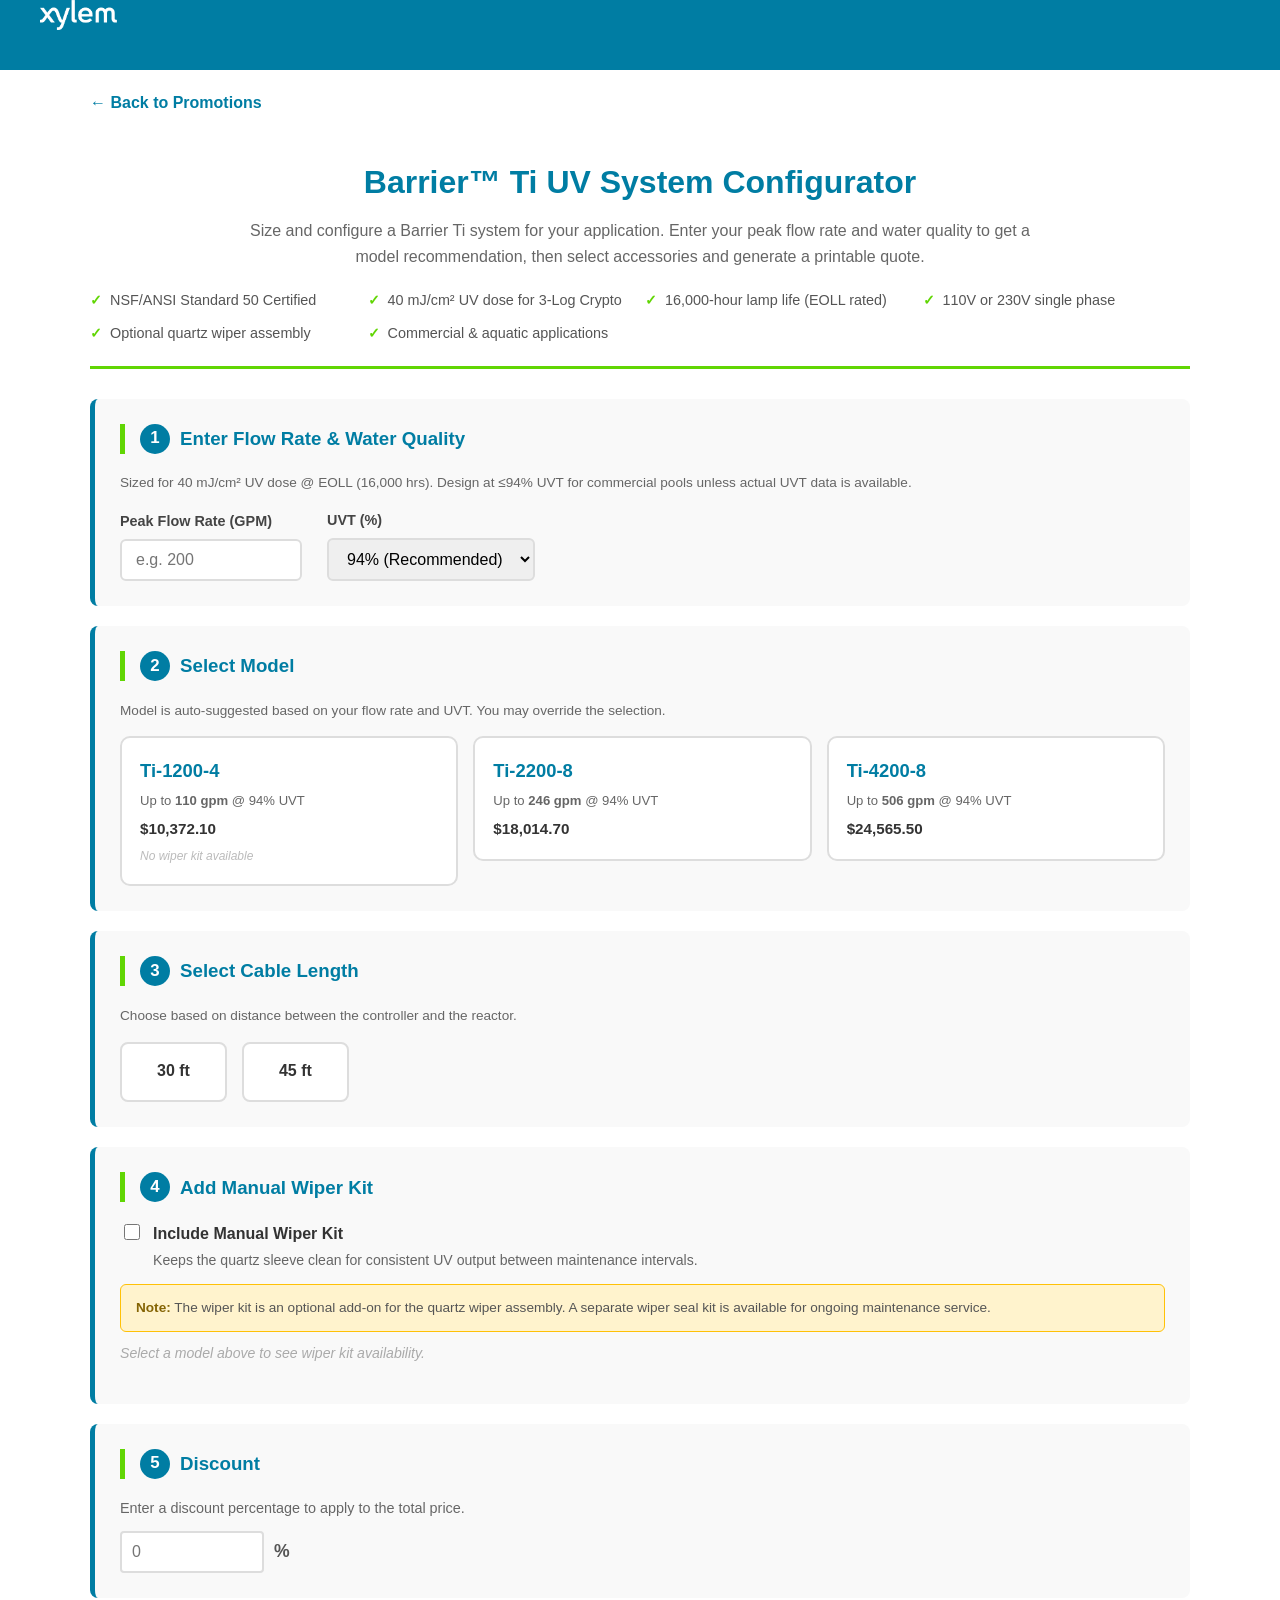
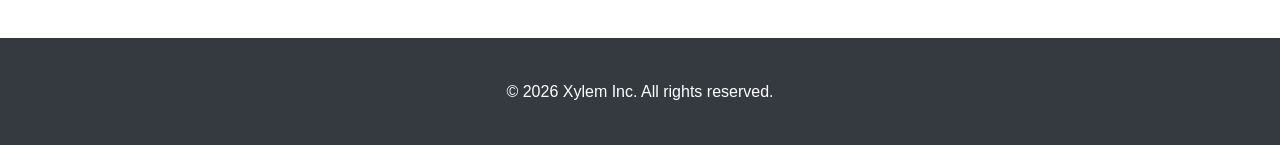
<file: barrier-ti.html>
<!DOCTYPE html>
<html lang="en">
<head>
    <meta charset="UTF-8">
    <meta name="viewport" content="width=device-width, initial-scale=1.0">
    <title>Barrier Ti Configurator | Neptune Benson</title>
    <link rel="stylesheet" href="style.css">
    <style>
        .config-container { max-width: 1100px; margin: 0 auto; padding: 20px; }
        .back-link { display: inline-block; margin-bottom: 20px; color: #007DA3; text-decoration: none; font-weight: 600; }
        .back-link:hover { text-decoration: underline; }
        .config-header { text-align: center; margin-bottom: 30px; border-bottom: 3px solid #61D604; padding-bottom: 20px; }
        .config-header h1 { color: #007DA3; margin-bottom: 10px; }
        .config-header p { color: #666; max-width: 800px; margin: 0 auto; }
        .benefits-list { display: grid; grid-template-columns: repeat(auto-fit, minmax(250px, 1fr)); gap: 10px; margin-top: 20px; }
        .benefit-item { display: flex; align-items: center; gap: 8px; font-size: 0.9em; color: #555; }
        .benefit-item::before { content: "✓"; color: #61D604; font-weight: 700; }
        .step-section { background: #f9f9f9; border-radius: 8px; padding: 25px; margin-bottom: 20px; border-left: 5px solid #007DA3; }
        .step-section h3 { margin-top: 0; color: #007DA3; display: flex; align-items: center; gap: 10px; }
        .step-number { background: #007DA3; color: white; width: 30px; height: 30px; border-radius: 50%; display: inline-flex; align-items: center; justify-content: center; font-size: 0.9em; flex-shrink: 0; }
        .help-text { font-size: 0.85em; color: #666; margin-top: 5px; margin-bottom: 0; }

        /* Flow inputs */
        .flow-inputs { display: flex; gap: 25px; margin-top: 15px; flex-wrap: wrap; align-items: flex-end; }
        .flow-field { display: flex; flex-direction: column; gap: 6px; }
        .flow-field label { font-weight: 600; color: #444; font-size: 0.9em; }
        .flow-field input[type="number"], .flow-field select { padding: 10px 14px; border: 2px solid #ddd; border-radius: 6px; font-size: 1em; min-width: 150px; }
        .flow-field input[type="number"]:focus, .flow-field select:focus { outline: none; border-color: #007DA3; }

        .recommendation-box { margin-top: 15px; padding: 12px 16px; border-radius: 6px; font-size: 0.9em; display: none; }
        .recommendation-box.show { display: block; }
        .recommendation-box.info { background: #e8f7fd; border: 1px solid #007DA3; color: #005a75; }
        .recommendation-box.warn { background: #fff3cd; border: 1px solid #ffc107; color: #856404; }

        /* Model grid */
        .model-grid { display: grid; grid-template-columns: repeat(auto-fit, minmax(230px, 1fr)); gap: 15px; margin-top: 15px; }
        .model-option { position: relative; }
        .model-option input { position: absolute; opacity: 0; }
        .model-option label { display: block; padding: 18px; background: white; border: 2px solid #ddd; border-radius: 10px; cursor: pointer; transition: all 0.2s; }
        .model-option label:hover { border-color: #007DA3; }
        .model-option input:checked + label { border-color: #61D604; background: #f0fff0; }
        .recommended-badge { display: none; background: #007DA3; color: white; font-size: 0.7em; font-weight: 700; padding: 2px 8px; border-radius: 10px; margin-bottom: 8px; text-transform: uppercase; letter-spacing: 0.5px; }
        .model-option.is-recommended .recommended-badge { display: inline-block; }
        .model-name { font-weight: 700; color: #007DA3; font-size: 1.15em; margin-bottom: 4px; }
        .model-flow { font-size: 0.82em; color: #666; margin-bottom: 6px; }
        .model-price { font-weight: 700; color: #333; font-size: 0.95em; }
        .model-no-wiper { font-size: 0.75em; color: #bbb; margin-top: 6px; font-style: italic; }

        /* Cable options */
        .cable-grid { display: flex; gap: 15px; margin-top: 15px; flex-wrap: wrap; }
        .cable-option { position: relative; }
        .cable-option input { position: absolute; opacity: 0; }
        .cable-option label { display: flex; flex-direction: column; align-items: center; padding: 14px 35px; background: white; border: 2px solid #ddd; border-radius: 8px; cursor: pointer; transition: all 0.2s; font-weight: 600; }
        .cable-option label:hover { border-color: #007DA3; }
        .cable-option input:checked + label { border-color: #61D604; background: #f0fff0; }
        .cable-price-hint { font-size: 0.78em; color: #888; font-weight: 400; margin-top: 3px; }

        /* Wiper */
        .wiper-row { margin-top: 15px; }
        .wiper-row label { display: flex; align-items: flex-start; gap: 10px; cursor: pointer; }
        .wiper-row input[type="checkbox"] { margin-top: 3px; width: 16px; height: 16px; flex-shrink: 0; }
        .wiper-na-note { color: #aaa; font-size: 0.88em; font-style: italic; margin-top: 10px; }
        .wiper-info-box { background: #fff3cd; border: 1px solid #ffc107; border-radius: 6px; padding: 12px 15px; margin-top: 12px; font-size: 0.85em; color: #555; }
        .wiper-info-box strong { color: #856404; }

        /* Discount */
        .discount-wrap { display: flex; align-items: center; gap: 10px; margin-top: 10px; }
        .discount-wrap input { width: 120px; padding: 10px; border: 2px solid #ddd; border-radius: 4px; font-size: 1em; }
        .discount-wrap span { font-size: 1.1em; color: #555; font-weight: 600; }

        /* Quote section */
        .quote-section { background: linear-gradient(135deg, #007DA3, #005a75); color: white; border-radius: 8px; padding: 30px; margin-top: 30px; }
        .quote-section h3 { margin-top: 0; color: white; }
        .quote-table { width: 100%; border-collapse: collapse; margin: 20px 0; }
        .quote-table th, .quote-table td { padding: 12px; text-align: left; border-bottom: 1px solid rgba(255,255,255,0.2); }
        .quote-table th { opacity: 0.8; font-weight: 600; }
        .price { text-align: right; font-weight: 700; }
        .quote-total { font-size: 1.5em; font-weight: 700; text-align: right; margin-top: 15px; padding-top: 15px; border-top: 2px solid rgba(255,255,255,0.3); }
        .quote-discount { color: #61D604; font-weight: 700; }
        .btn-quote { background: #61D604; color: #333; border: none; padding: 15px 40px; font-size: 1.1em; font-weight: 700; border-radius: 6px; cursor: pointer; margin-top: 20px; }
        .btn-quote:hover { background: #52b603; }
        .btn-publish { background: transparent; color: white; border: 2px solid white; padding: 13px 38px; font-size: 1.1em; font-weight: 700; border-radius: 6px; cursor: pointer; margin-top: 20px; margin-left: 12px; }
        .btn-publish:hover { background: rgba(255,255,255,0.15); }
        .hidden { display: none !important; }
        .print-config-summary { display: none; }

        @page { size: letter; margin: 0.45in; }
        @media print {
            header, .back-link, .step-section, .btn-quote, .btn-publish, footer { display: none !important; }
            html, body { height: auto !important; }
            body, .container, main, .config-container { background: white !important; margin: 0 !important; padding: 0 !important; }
            main.config-container { max-width: 100% !important; padding: 0 !important; }
            .config-header { text-align: left; margin-bottom: 10px !important; padding-bottom: 8px !important; border-bottom: 2px solid #007DA3 !important; }
            .config-header h1 { color: #007DA3 !important; font-size: 16px !important; margin-bottom: 4px !important; }
            .config-header p { font-size: 11px !important; margin: 0 !important; }
            .benefits-list { display: none !important; }
            .print-config-summary { display: block !important; font-size: 11px !important; color: #555 !important; margin: 6px 0 10px !important; padding: 6px 10px !important; background: #f4f7f6 !important; border-left: 3px solid #007DA3; }
            .quote-section { background: white !important; color: #333 !important; border: 1.5px solid #007DA3; border-radius: 6px; padding: 14px !important; margin-top: 0 !important; }
            .quote-section h3 { color: #007DA3 !important; font-size: 14px !important; margin-bottom: 8px !important; }
            .quote-table { margin: 0 0 8px !important; }
            .quote-table th, .quote-table td { padding: 6px 8px !important; font-size: 11px !important; border-bottom: 1px solid #ddd !important; color: #333 !important; }
            .quote-table th { background: #007DA3 !important; color: white !important; -webkit-print-color-adjust: exact; print-color-adjust: exact; }
            .quote-discount { color: #007DA3 !important; }
            .quote-total { font-size: 13px !important; padding-top: 8px !important; margin-top: 8px !important; }
            #quoteTotalWrap div { font-size: 11px !important; }
        }
    </style>
</head>
<body>
    <header>
        <img src="Images/xylem_logo_white.png" alt="Xylem Logo" class="logo">
        <h1>Barrier Ti UV System Configurator</h1>
    </header>

    <div class="container">
        <main class="config-container">
            <a href="promotions.html" class="back-link">&larr; Back to Promotions</a>

            <div class="config-header">
                <h1>Barrier&trade; Ti UV System Configurator</h1>
                <p>Size and configure a Barrier Ti system for your application. Enter your peak flow rate and water quality to get a model recommendation, then select accessories and generate a printable quote.</p>
                <div class="benefits-list">
                    <div class="benefit-item">NSF/ANSI Standard 50 Certified</div>
                    <div class="benefit-item">40 mJ/cm&sup2; UV dose for 3-Log Crypto</div>
                    <div class="benefit-item">16,000-hour lamp life (EOLL rated)</div>
                    <div class="benefit-item">110V or 230V single phase</div>
                    <div class="benefit-item">Optional quartz wiper assembly</div>
                    <div class="benefit-item">Commercial &amp; aquatic applications</div>
                </div>
            </div>

            <!-- STEP 1: Flow Rate & UVT -->
            <div class="step-section">
                <h3><span class="step-number">1</span> Enter Flow Rate &amp; Water Quality</h3>
                <p class="help-text">Sized for 40 mJ/cm&sup2; UV dose @ EOLL (16,000 hrs). Design at &le;94% UVT for commercial pools unless actual UVT data is available.</p>
                <div class="flow-inputs">
                    <div class="flow-field">
                        <label for="flowRate">Peak Flow Rate (GPM)</label>
                        <input type="number" id="flowRate" placeholder="e.g. 200" min="1" max="9999" step="1" oninput="recommendModel()">
                    </div>
                    <div class="flow-field">
                        <label for="uvtPct">UVT (%)</label>
                        <select id="uvtPct" onchange="recommendModel()">
                            <option value="90">90%</option>
                            <option value="91">91%</option>
                            <option value="92">92%</option>
                            <option value="93">93%</option>
                            <option value="94" selected>94% (Recommended)</option>
                            <option value="95">95%</option>
                            <option value="96">96%</option>
                            <option value="97">97%</option>
                            <option value="98">98%</option>
                        </select>
                    </div>
                </div>
                <div class="recommendation-box" id="recommendationBox"></div>
            </div>

            <!-- STEP 2: Select Model -->
            <div class="step-section">
                <h3><span class="step-number">2</span> Select Model</h3>
                <p class="help-text">Model is auto-suggested based on your flow rate and UVT. You may override the selection.</p>
                <div class="model-grid">
                    <div class="model-option" id="opt-Ti-1200-4">
                        <input type="radio" name="uvModel" id="model-ti1200" value="Ti-1200-4" onchange="updateQuote()">
                        <label for="model-ti1200">
                            <div class="recommended-badge">Recommended</div>
                            <div class="model-name">Ti-1200-4</div>
                            <div class="model-flow">Up to <strong>110 gpm</strong> @ 94% UVT</div>
                            <div class="model-price">$10,372.10</div>
                            <div class="model-no-wiper">No wiper kit available</div>
                        </label>
                    </div>
                    <div class="model-option" id="opt-Ti-2200-8">
                        <input type="radio" name="uvModel" id="model-ti2200" value="Ti-2200-8" onchange="updateQuote()">
                        <label for="model-ti2200">
                            <div class="recommended-badge">Recommended</div>
                            <div class="model-name">Ti-2200-8</div>
                            <div class="model-flow">Up to <strong>246 gpm</strong> @ 94% UVT</div>
                            <div class="model-price">$18,014.70</div>
                        </label>
                    </div>
                    <div class="model-option" id="opt-Ti-4200-8">
                        <input type="radio" name="uvModel" id="model-ti4200" value="Ti-4200-8" onchange="updateQuote()">
                        <label for="model-ti4200">
                            <div class="recommended-badge">Recommended</div>
                            <div class="model-name">Ti-4200-8</div>
                            <div class="model-flow">Up to <strong>506 gpm</strong> @ 94% UVT</div>
                            <div class="model-price">$24,565.50</div>
                        </label>
                    </div>
                </div>
            </div>

            <!-- STEP 3: Cable Length -->
            <div class="step-section">
                <h3><span class="step-number">3</span> Select Cable Length</h3>
                <p class="help-text">Choose based on distance between the controller and the reactor.</p>
                <div class="cable-grid">
                    <div class="cable-option">
                        <input type="radio" name="cableLen" id="cable-30" value="30" onchange="updateQuote()">
                        <label for="cable-30">
                            30 ft
                            <span class="cable-price-hint" id="cableHint30"></span>
                        </label>
                    </div>
                    <div class="cable-option">
                        <input type="radio" name="cableLen" id="cable-45" value="45" onchange="updateQuote()">
                        <label for="cable-45">
                            45 ft
                            <span class="cable-price-hint" id="cableHint45"></span>
                        </label>
                    </div>
                </div>
            </div>

            <!-- STEP 4: Wiper Kit -->
            <div class="step-section">
                <h3><span class="step-number">4</span> Add Manual Wiper Kit</h3>
                <div id="wiperAvailable">
                    <div class="wiper-row">
                        <label>
                            <input type="checkbox" id="includeWiper" onchange="updateQuote()">
                            <span>
                                <strong>Include Manual Wiper Kit</strong><br>
                                <span style="font-size:0.88em;color:#666;">Keeps the quartz sleeve clean for consistent UV output between maintenance intervals.</span>
                            </span>
                        </label>
                    </div>
                    <div class="wiper-info-box">
                        <strong>Note:</strong> The wiper kit is an optional add-on for the quartz wiper assembly. A separate wiper seal kit is available for ongoing maintenance service.
                    </div>
                </div>
                <div id="wiperNotAvailable" class="hidden">
                    <p class="wiper-na-note">The Ti-1200-4 does not include a wiper kit option. Wiper kits are available for the Ti-2200-8 and Ti-4200-8 models.</p>
                </div>
                <div id="wiperSelectModel" class="">
                    <p class="wiper-na-note">Select a model above to see wiper kit availability.</p>
                </div>
            </div>

            <!-- STEP 5: Discount -->
            <div class="step-section">
                <h3><span class="step-number">5</span> Discount</h3>
                <p style="font-size:0.9em;color:#666;margin-bottom:5px;">Enter a discount percentage to apply to the total price.</p>
                <div class="discount-wrap">
                    <input type="number" id="discountPct" placeholder="0" min="0" max="100" step="0.1" oninput="updateQuote()">
                    <span>%</span>
                </div>
            </div>

            <!-- QUOTE -->
            <div id="quoteSection" class="quote-section hidden">
                <h3>Your Configuration</h3>
                <table class="quote-table">
                    <thead>
                        <tr>
                            <th>Part Number</th>
                            <th>Description</th>
                            <th>Qty</th>
                            <th class="price">Price</th>
                        </tr>
                    </thead>
                    <tbody id="quoteBody"></tbody>
                </table>
                <div class="quote-total" id="quoteTotalWrap">
                    Total: <span id="quoteTotal">$0.00</span>
                </div>
                <div style="margin-top:20px;font-size:0.85em;opacity:0.9;">
                    <p><strong>Note:</strong> All flow rates assume 94% minimum UVT unless actual data is provided. Minimum 40 mJ/cm&sup2; UV Dose @ EOLL (16,000 hrs). Prices expire 12/31/2026. Confidential — Neptune Benson, 334 Knight St., Suite 3100, Warwick RI 02886.</p>
                    <p>For commissioning and support, contact: <a href="mailto:ets-uv.service@xylem.com" style="color:#61D604;">ets-uv.service@xylem.com</a> | (877) 885-4628</p>
                </div>
                <div class="print-config-summary" id="printConfigSummary"></div>
                <button class="btn-quote" onclick="requestQuote()">Request Quote</button>
                <button class="btn-publish" onclick="window.print()">Publish</button>
            </div>
        </main>
    </div>

    <footer>
        <p>&copy; 2026 Xylem Inc. All rights reserved.</p>
    </footer>

    <script>
        const uvtTable = {
            90: { "Ti-1200-4": 84.7,  "Ti-2200-8": 191.4, "Ti-4200-8": 335.0 },
            91: { "Ti-1200-4": 89.9,  "Ti-2200-8": 202.4, "Ti-4200-8": 366.7 },
            92: { "Ti-1200-4": 95.7,  "Ti-2200-8": 214.9, "Ti-4200-8": 404.5 },
            93: { "Ti-1200-4": 102.4, "Ti-2200-8": 229.4, "Ti-4200-8": 450.2 },
            94: { "Ti-1200-4": 110.0, "Ti-2200-8": 246.5, "Ti-4200-8": 506.0 },
            95: { "Ti-1200-4": 118.6, "Ti-2200-8": 266.8, "Ti-4200-8": 506.0 },
            96: { "Ti-1200-4": 127.9, "Ti-2200-8": 290.8, "Ti-4200-8": 506.0 },
            97: { "Ti-1200-4": 132.0, "Ti-2200-8": 318.6, "Ti-4200-8": 506.0 },
            98: { "Ti-1200-4": 132.0, "Ti-2200-8": 330.0, "Ti-4200-8": 506.0 }
        };

        const modelData = {
            "Ti-1200-4": {
                partNumber: "1003-8425",
                description: "Barrier Ti-1200-4 UV System",
                price: 10372.10,
                hasWiper: false,
                cables: {
                    "30": { pn: "1003-8139", desc: "Cable Kit, Ti-1200-4, 30'", price: 797.10 },
                    "45": { pn: "1003-8140", desc: "Cable Kit, Ti-1200-4, 45'", price: 963.61 }
                },
                wiper: null
            },
            "Ti-2200-8": {
                partNumber: "1003-8426",
                description: "Barrier Ti-2200-8 UV System",
                price: 18014.70,
                hasWiper: true,
                cables: {
                    "30": { pn: "1003-8141", desc: "Cable Kit, Ti-2200-8, 30'", price: 1120.71 },
                    "45": { pn: "1003-8142", desc: "Cable Kit, Ti-2200-8, 45'", price: 1349.75 }
                },
                wiper: { pn: "1003-8137", desc: "Manual Wiper Kit, Barrier Ti-2200-8", price: 1112.76 }
            },
            "Ti-4200-8": {
                partNumber: "1003-8427",
                description: "Barrier Ti-4200-8 UV System",
                price: 24565.50,
                hasWiper: true,
                cables: {
                    "30": { pn: "1003-8143", desc: "Cable Kit, Ti-4200-8, 30'", price: 1764.52 },
                    "45": { pn: "1003-8144", desc: "Cable Kit, Ti-4200-8, 45'", price: 2047.26 }
                },
                wiper: { pn: "1003-8138", desc: "Manual Wiper Kit, Barrier Ti-4200-8", price: 1566.95 }
            }
        };

        const models = ["Ti-1200-4", "Ti-2200-8", "Ti-4200-8"];

        function fmt(n) {
            return n.toLocaleString('en-US', { minimumFractionDigits: 2 });
        }

        function recommendModel() {
            const flow = parseFloat(document.getElementById('flowRate').value);
            const uvt = parseInt(document.getElementById('uvtPct').value);
            const box = document.getElementById('recommendationBox');

            models.forEach(m => document.getElementById('opt-' + m).classList.remove('is-recommended'));

            if (!flow || flow <= 0) {
                box.className = 'recommendation-box';
                return;
            }

            const caps = uvtTable[uvt];
            const suitable = models.filter(m => caps[m] >= flow);

            if (suitable.length === 0) {
                box.className = 'recommendation-box warn show';
                box.innerHTML = `<strong>Flow exceeds single-unit capacity.</strong> The Ti-4200-8 handles up to ${caps["Ti-4200-8"]} gpm at ${uvt}% UVT. For ${flow} gpm, multiple units or a custom configuration may be required — contact your Neptune Benson representative.`;
                return;
            }

            const recommended = suitable[0];
            document.getElementById('opt-' + recommended).classList.add('is-recommended');
            document.querySelector(`input[value="${recommended}"]`).checked = true;
            updateQuote();

            const cap = caps[recommended];
            box.className = 'recommendation-box info show';
            box.innerHTML = `<strong>${recommended} recommended</strong> — rated up to ${cap} gpm at ${uvt}% UVT, covering your ${flow} gpm requirement.`;
        }

        function updateCableHints(model) {
            if (!model) return;
            const d = modelData[model];
            document.getElementById('cableHint30').textContent = '$' + fmt(d.cables['30'].price);
            document.getElementById('cableHint45').textContent = '$' + fmt(d.cables['45'].price);
        }

        function updateWiperVisibility(model) {
            const avail  = document.getElementById('wiperAvailable');
            const na     = document.getElementById('wiperNotAvailable');
            const prompt = document.getElementById('wiperSelectModel');

            if (!model) {
                avail.classList.add('hidden');
                na.classList.add('hidden');
                prompt.classList.remove('hidden');
                return;
            }
            prompt.classList.add('hidden');
            const hasWiper = modelData[model].hasWiper;
            avail.classList.toggle('hidden', !hasWiper);
            na.classList.toggle('hidden', hasWiper);
            if (!hasWiper) document.getElementById('includeWiper').checked = false;
        }

        function updateQuote() {
            const model    = document.querySelector('input[name="uvModel"]:checked')?.value;
            const cableLen = document.querySelector('input[name="cableLen"]:checked')?.value;

            updateCableHints(model);
            updateWiperVisibility(model);

            if (!model || !cableLen) {
                document.getElementById('quoteSection').classList.add('hidden');
                return;
            }

            const data         = modelData[model];
            const cable        = data.cables[cableLen];
            const includeWiper = document.getElementById('includeWiper').checked && data.hasWiper;
            const discountPct  = parseFloat(document.getElementById('discountPct').value) || 0;

            let html     = '';
            let subtotal = 0;

            // System unit
            html += `<tr>
                <td>${data.partNumber}</td>
                <td>${data.description}</td>
                <td>1</td>
                <td class="price">$${fmt(data.price)}</td>
            </tr>`;
            subtotal += data.price;

            // Cable kit
            html += `<tr>
                <td>${cable.pn}</td>
                <td>${cable.desc}</td>
                <td>1</td>
                <td class="price">$${fmt(cable.price)}</td>
            </tr>`;
            subtotal += cable.price;

            // Wiper kit (optional)
            if (includeWiper && data.wiper) {
                html += `<tr>
                    <td>${data.wiper.pn}</td>
                    <td>${data.wiper.desc}</td>
                    <td>1</td>
                    <td class="price">$${fmt(data.wiper.price)}</td>
                </tr>`;
                subtotal += data.wiper.price;
            }

            // Discount row
            const discountAmt     = subtotal * (discountPct / 100);
            const discountedTotal = subtotal - discountAmt;

            if (discountPct > 0) {
                html += `<tr>
                    <td colspan="3" style="font-style:italic;">Discount (${discountPct}%)</td>
                    <td class="price quote-discount">-$${fmt(discountAmt)}</td>
                </tr>`;
            }

            document.getElementById('quoteBody').innerHTML = html;

            const totalWrap = document.getElementById('quoteTotalWrap');
            if (discountPct > 0) {
                totalWrap.innerHTML = `
                    <div style="font-size:1em;opacity:0.7;text-decoration:line-through;text-align:right;">List: $${fmt(subtotal)}</div>
                    <div>Total: <span id="quoteTotal">$${fmt(discountedTotal)}</span></div>`;
            } else {
                totalWrap.innerHTML = `Total: <span id="quoteTotal">$${fmt(subtotal)}</span>`;
            }

            // Print summary line
            const flow = document.getElementById('flowRate').value;
            const uvt  = document.getElementById('uvtPct').value;
            document.getElementById('printConfigSummary').innerHTML =
                `<strong>Model:</strong> ${model} &nbsp;|&nbsp;` +
                `<strong>Flow:</strong> ${flow || '—'} gpm &nbsp;|&nbsp;` +
                `<strong>UVT:</strong> ${uvt}% &nbsp;|&nbsp;` +
                `<strong>Cable:</strong> ${cableLen} ft &nbsp;|&nbsp;` +
                `<strong>Wiper Kit:</strong> ${includeWiper ? 'Yes' : 'No'} &nbsp;|&nbsp;` +
                `<strong>Discount:</strong> ${discountPct > 0 ? discountPct + '%' : 'None'}`;

            document.getElementById('quoteSection').classList.remove('hidden');
        }

        function requestQuote() {
            const model    = document.querySelector('input[name="uvModel"]:checked')?.value;
            const cableLen = document.querySelector('input[name="cableLen"]:checked')?.value;
            if (!model || !cableLen) return;

            const data         = modelData[model];
            const cable        = data.cables[cableLen];
            const includeWiper = document.getElementById('includeWiper').checked && data.hasWiper;
            const discountPct  = parseFloat(document.getElementById('discountPct').value) || 0;
            const flow         = document.getElementById('flowRate').value;
            const uvt          = document.getElementById('uvtPct').value;
            const totalEl      = document.getElementById('quoteTotal');
            const total        = totalEl ? totalEl.textContent : '';

            let subtotal = data.price + cable.price;
            if (includeWiper && data.wiper) subtotal += data.wiper.price;
            const discountAmt = subtotal * (discountPct / 100);

            let parts = 'PARTS LIST:\n' + '─'.repeat(60) + '\n';
            parts += `${data.partNumber}  |  ${data.description}  |  Qty: 1  |  $${fmt(data.price)}\n`;
            parts += `${cable.pn}  |  ${cable.desc}  |  Qty: 1  |  $${fmt(cable.price)}\n`;
            if (includeWiper && data.wiper) {
                parts += `${data.wiper.pn}  |  ${data.wiper.desc}  |  Qty: 1  |  $${fmt(data.wiper.price)}\n`;
            }
            if (discountPct > 0) {
                parts += `Discount (${discountPct}%): -$${fmt(discountAmt)}\n`;
            }
            parts += '─'.repeat(60) + '\n';
            parts += `TOTAL: ${total}\n`;
            parts += '\nPART NUMBERS:\n';
            parts += data.partNumber + '  1\n';
            parts += cable.pn + '  1\n';
            if (includeWiper && data.wiper) parts += data.wiper.pn + '  1\n';

            const subject = encodeURIComponent(`Barrier Ti Quote Request — ${model}`);
            const body = encodeURIComponent(
                `I would like to request a quote for a Barrier Ti UV System:\n\n` +
                `Model: ${model}\n` +
                `Flow Rate: ${flow || 'Not specified'} gpm\n` +
                `UVT: ${uvt}%\n` +
                `Cable Length: ${cableLen} ft\n` +
                `Wiper Kit: ${includeWiper ? 'Yes' : 'No'}\n\n` +
                `${parts}\n\nPlease contact me to finalize this order.`
            );

            const to = 'Christian.Balents@Xylem.com,Jamie.Wood@Xylem.com';
            const cc = 'ets-uv.service@xylem.com';
            window.location.href = `mailto:${to}?cc=${cc}&subject=${subject}&body=${body}`;
        }
    </script>
</body>
</html>
</file>
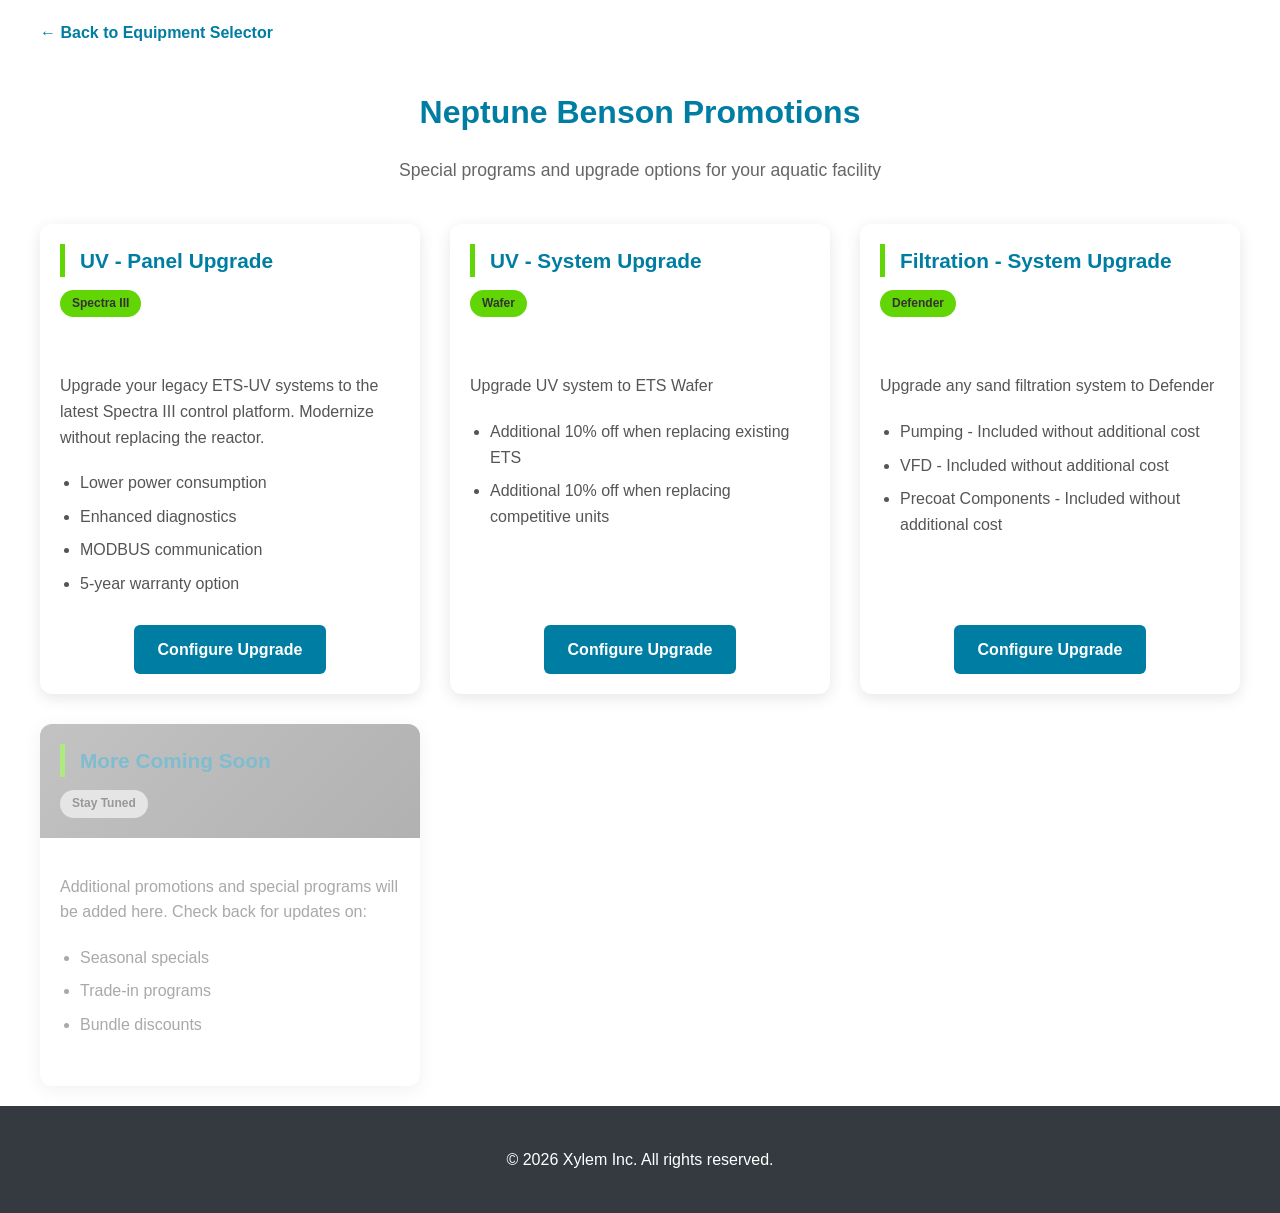
<file: promotions.html>
<!DOCTYPE html>
<html lang="en">
<head>
    <meta charset="UTF-8">
    <meta name="viewport" content="width=device-width, initial-scale=1.0">
    <title>Promotions | Neptune Benson</title>
    <link rel="stylesheet" href="style.css">
    <style>
        .promo-container { max-width: 1200px; margin: 0 auto; padding: 20px; }
        .back-link { display: inline-block; margin-bottom: 20px; color: #007DA3; text-decoration: none; font-weight: 600; }
        .back-link:hover { text-decoration: underline; }
        .promo-header { text-align: center; margin-bottom: 40px; }
        .promo-header h1 { color: #007DA3; margin-bottom: 10px; }
        .promo-header p { color: #666; font-size: 1.1em; }
        .promo-grid { display: grid; grid-template-columns: repeat(auto-fit, minmax(300px, 1fr)); gap: 30px; }
        .promo-card { background: white; border-radius: 12px; box-shadow: 0 4px 15px rgba(0,0,0,0.1); overflow: hidden; transition: transform 0.3s, box-shadow 0.3s; display: flex; flex-direction: column; }
        .promo-card:hover { transform: translateY(-5px); box-shadow: 0 8px 25px rgba(0,0,0,0.15); }
        .promo-card-header { background: linear-gradient(135deg, #007DA3, #005a75); color: white; padding: 20px; }
        .promo-card-header h3 { margin: 0 0 5px 0; font-size: 1.3em; }
        .promo-card-header .tag { display: inline-block; background: #61D604; color: #333; padding: 4px 12px; border-radius: 20px; font-size: 0.75em; font-weight: 700; margin-top: 8px; }
        .promo-card-body { padding: 20px; display: flex; flex-direction: column; flex-grow: 1; }
        .promo-card-body p { color: #555; line-height: 1.6; margin-bottom: 20px; }
        .promo-card-body ul { margin: 0 0 20px 0; padding-left: 20px; color: #555; flex-grow: 1; }
        .promo-card-body li { margin-bottom: 8px; }
        .promo-btn { display: inline-block; background: #007DA3; color: white; padding: 12px 24px; border-radius: 6px; text-decoration: none; font-weight: 600; transition: background 0.3s; align-self: center; margin-top: auto; }
        .promo-btn:hover { background: #005a75; }
    </style>
</head>
<body>
    <div class="container">
        <main class="promo-container">
            <a href="index.html" class="back-link">&larr; Back to Equipment Selector</a>

            <div class="promo-header">
                <h1>Neptune Benson Promotions</h1>
                <p>Special programs and upgrade options for your aquatic facility</p>
            </div>

            <div class="promo-grid">
                <div class="promo-card">
                    <div class="promo-card-header" style="background: white; color: #333;">
                        <h3>UV - Panel Upgrade</h3>
                        <span class="tag">Spectra III</span>
                    </div>
                    <div class="promo-card-body">
                        <p>Upgrade your legacy ETS-UV systems to the latest Spectra III control platform. Modernize without replacing the reactor.</p>
                        <ul>
                            <li>Lower power consumption</li>
                            <li>Enhanced diagnostics</li>
                            <li>MODBUS communication</li>
                            <li>5-year warranty option</li>
                        </ul>
                        <a href="uv-panel-upgrade.html" class="promo-btn">Configure Upgrade</a>
                    </div>
                </div>

                <div class="promo-card">
                    <div class="promo-card-header" style="background: white; color: #333;">
                        <h3>UV - System Upgrade</h3>
                        <span class="tag">Wafer</span>
                    </div>
                    <div class="promo-card-body">
                        <p>Upgrade UV system to ETS Wafer</p>
                        <ul>
                            <li>Additional 10% off when replacing existing ETS</li>
                            <li>Additional 10% off when replacing competitive units</li>
                        </ul>
                        <a href="index.html?select=UV&promo=Yes" class="promo-btn">Configure Upgrade</a>
                    </div>
                </div>

                <div class="promo-card">
                    <div class="promo-card-header" style="background: white; color: #333;">
                        <h3>Filtration - System Upgrade</h3>
                        <span class="tag">Defender</span>
                    </div>
                    <div class="promo-card-body">
                        <p>Upgrade any sand filtration system to Defender</p>
                        <ul>
                            <li>Pumping - Included without additional cost</li>
                            <li>VFD - Included without additional cost</li>
                            <li>Precoat Components - Included without additional cost</li>
                        </ul>
                        <a href="index.html?select=Filter,Pump&filterType=RMF&promo=Yes" class="promo-btn">Configure Upgrade</a>
                    </div>
                </div>

                <!-- Placeholder for future promotions -->
                <div class="promo-card" style="opacity: 0.5;">
                    <div class="promo-card-header" style="background: linear-gradient(135deg, #888, #666);">
                        <h3>More Coming Soon</h3>
                        <span class="tag" style="background: #ccc;">Stay Tuned</span>
                    </div>
                    <div class="promo-card-body">
                        <p>Additional promotions and special programs will be added here. Check back for updates on:</p>
                        <ul>
                            <li>Seasonal specials</li>
                            <li>Trade-in programs</li>
                            <li>Bundle discounts</li>
                        </ul>
                    </div>
                </div>
            </div>
        </main>
    </div>

    <footer>
        <p>&copy; 2026 Xylem Inc. All rights reserved.</p>
    </footer>
</body>
</html>
</file>
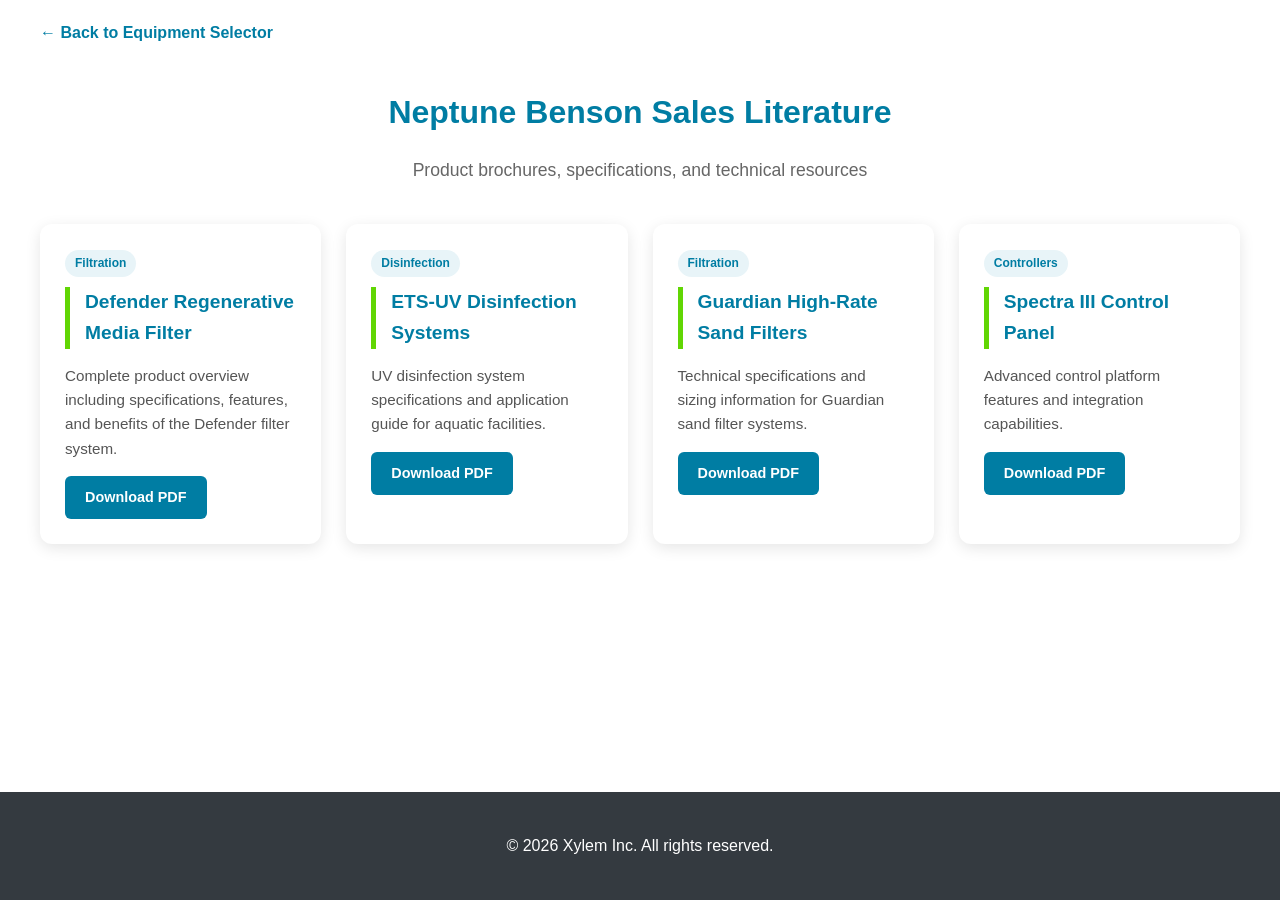
<file: sales-literature.html>
<!DOCTYPE html>
<html lang="en">
<head>
    <meta charset="UTF-8">
    <meta name="viewport" content="width=device-width, initial-scale=1.0">
    <title>Sales Literature | Neptune Benson</title>
    <link rel="stylesheet" href="style.css">
    <style>
        .lit-container { max-width: 1200px; margin: 0 auto; padding: 20px; }
        .back-link { display: inline-block; margin-bottom: 20px; color: #007DA3; text-decoration: none; font-weight: 600; }
        .back-link:hover { text-decoration: underline; }
        .lit-header { text-align: center; margin-bottom: 40px; }
        .lit-header h1 { color: #007DA3; margin-bottom: 10px; }
        .lit-header p { color: #666; font-size: 1.1em; }
        .lit-grid { display: grid; grid-template-columns: repeat(auto-fit, minmax(280px, 1fr)); gap: 25px; }
        .lit-card { background: white; border-radius: 12px; box-shadow: 0 4px 15px rgba(0,0,0,0.1); padding: 25px; transition: transform 0.3s, box-shadow 0.3s; }
        .lit-card:hover { transform: translateY(-5px); box-shadow: 0 8px 25px rgba(0,0,0,0.15); }
        .lit-card h3 { color: #007DA3; margin: 0 0 10px 0; font-size: 1.2em; }
        .lit-card p { color: #555; line-height: 1.6; margin-bottom: 15px; font-size: 0.95em; }
        .lit-card .tag { display: inline-block; background: #e8f4f8; color: #007DA3; padding: 4px 10px; border-radius: 15px; font-size: 0.75em; font-weight: 600; margin-bottom: 10px; }
        .lit-btn { display: inline-block; background: #007DA3; color: white; padding: 10px 20px; border-radius: 6px; text-decoration: none; font-weight: 600; font-size: 0.9em; transition: background 0.3s; }
        .lit-btn:hover { background: #005a75; }
    </style>
</head>
<body>
    <div class="container">
        <main class="lit-container">
            <a href="index.html" class="back-link">&larr; Back to Equipment Selector</a>

            <div class="lit-header">
                <h1>Neptune Benson Sales Literature</h1>
                <p>Product brochures, specifications, and technical resources</p>
            </div>

            <div class="lit-grid">
                <div class="lit-card">
                    <span class="tag">Filtration</span>
                    <h3>Defender Regenerative Media Filter</h3>
                    <p>Complete product overview including specifications, features, and benefits of the Defender filter system.</p>
                    <a href="Defender - Sales Sheet.pdf" class="lit-btn">Download PDF</a>
                </div>

                <div class="lit-card">
                    <span class="tag">Disinfection</span>
                    <h3>ETS-UV Disinfection Systems</h3>
                    <p>UV disinfection system specifications and application guide for aquatic facilities.</p>
                    <a href="ETS - Sales Sheet.pdf" class="lit-btn" target="_blank">Download PDF</a>
                </div>

                <div class="lit-card">
                    <span class="tag">Filtration</span>
                    <h3>Guardian High-Rate Sand Filters</h3>
                    <p>Technical specifications and sizing information for Guardian sand filter systems.</p>
                    <a href="#" class="lit-btn">Download PDF</a>
                </div>

                <div class="lit-card">
                    <span class="tag">Controllers</span>
                    <h3>Spectra III Control Panel</h3>
                    <p>Advanced control platform features and integration capabilities.</p>
                    <a href="#" class="lit-btn">Download PDF</a>
                </div>
            </div>
        </main>
    </div>

    <footer>
        <p>&copy; 2026 Xylem Inc. All rights reserved.</p>
    </footer>
</body>
</html>
</file>
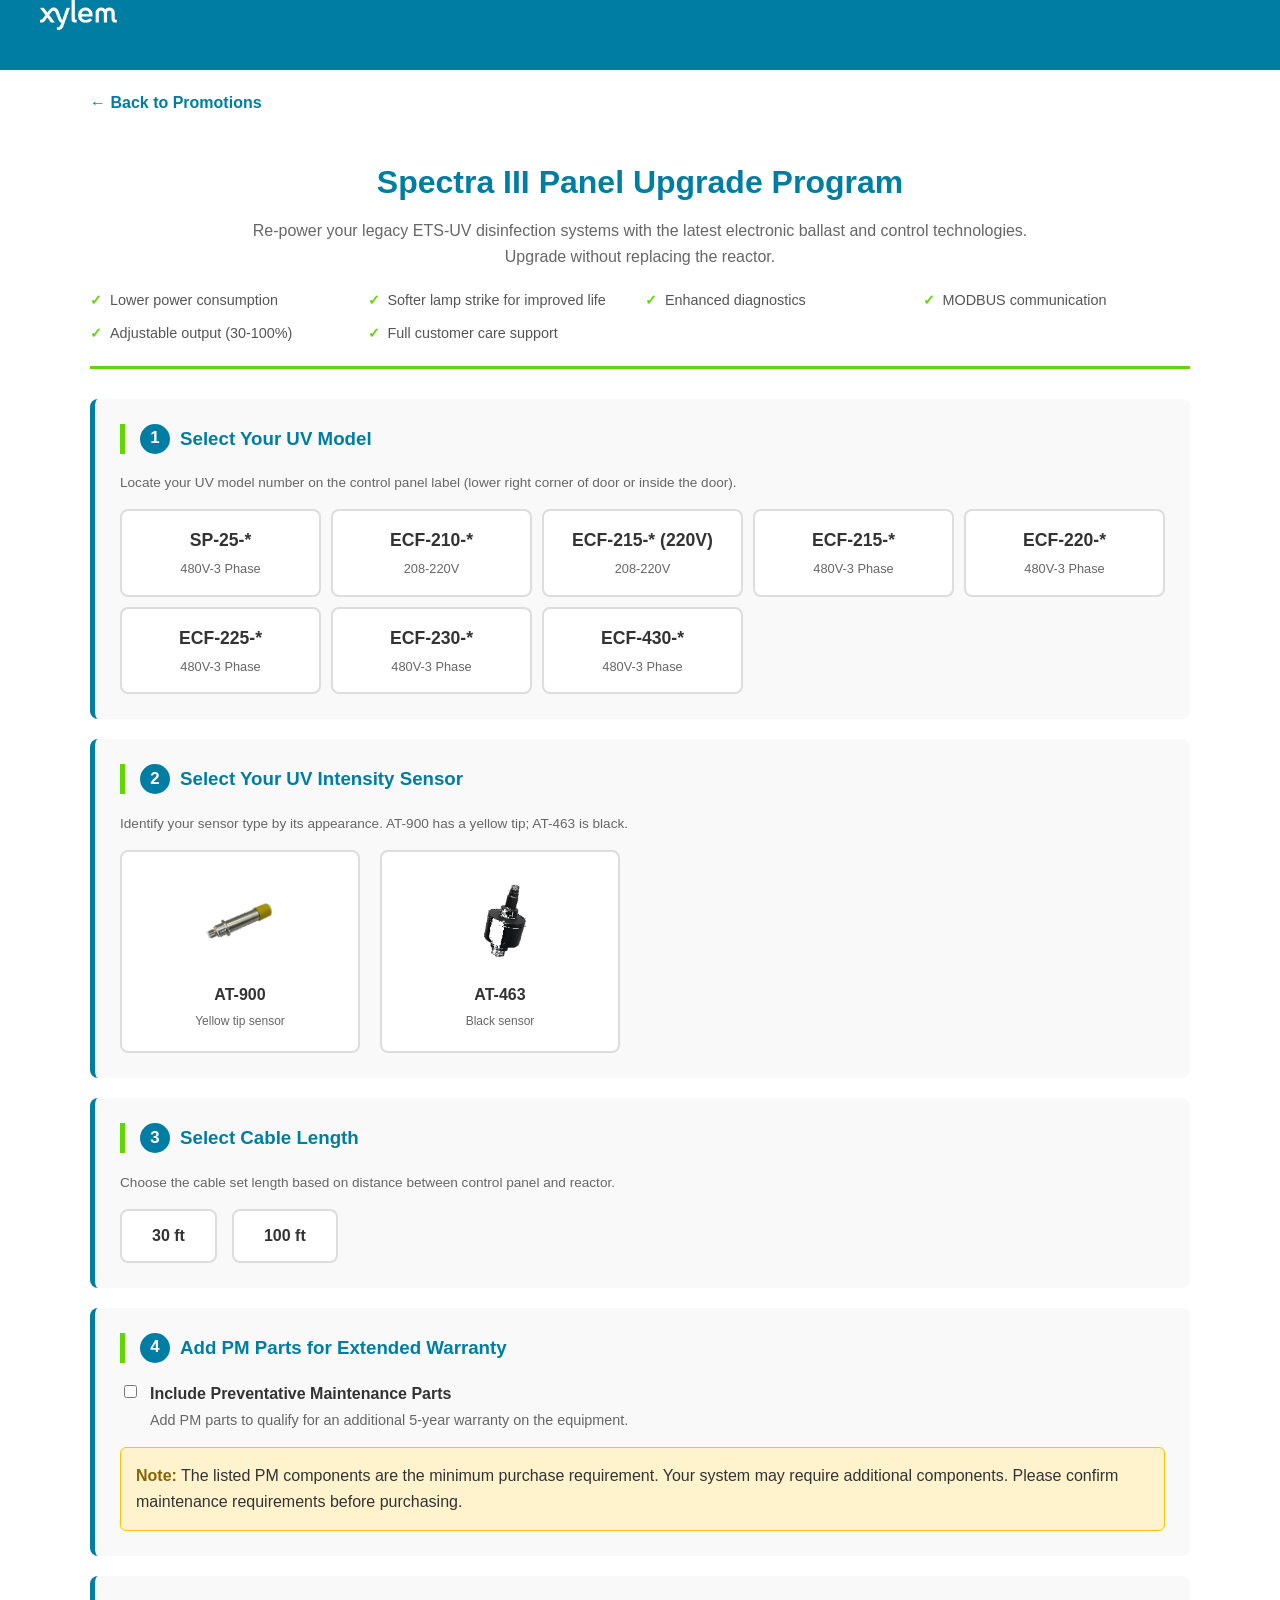
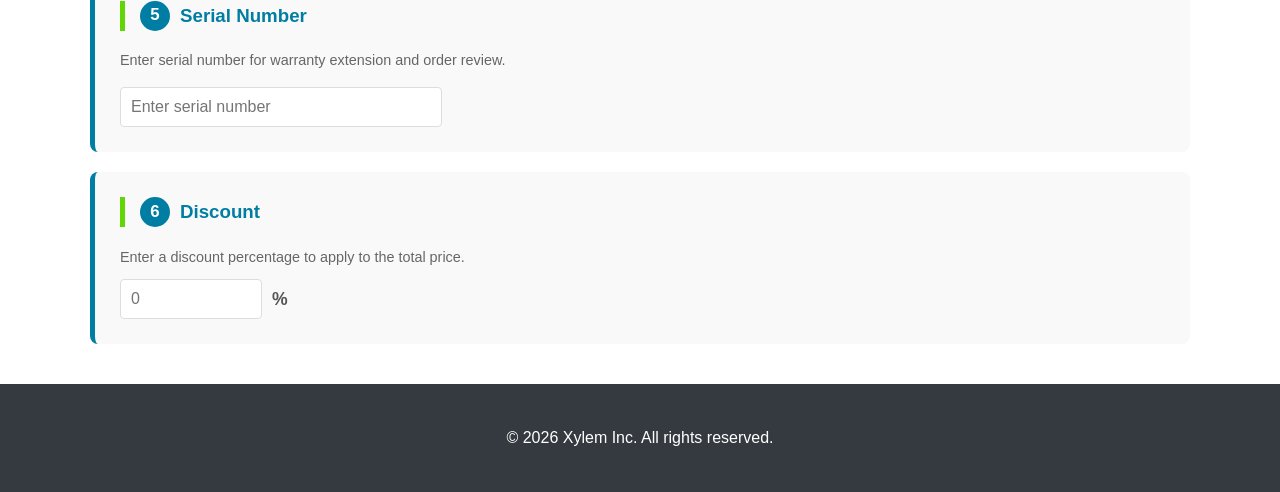
<file: uv-panel-upgrade.html>
<!DOCTYPE html>
<html lang="en">
<head>
    <meta charset="UTF-8">
    <meta name="viewport" content="width=device-width, initial-scale=1.0">
    <title>Spectra III Panel Upgrade | Neptune Benson</title>
    <link rel="stylesheet" href="style.css">
    <style>
        .upgrade-container { max-width: 1100px; margin: 0 auto; padding: 20px; }
        .back-link { display: inline-block; margin-bottom: 20px; color: #007DA3; text-decoration: none; font-weight: 600; }
        .back-link:hover { text-decoration: underline; }
        .upgrade-header { text-align: center; margin-bottom: 30px; border-bottom: 3px solid #61D604; padding-bottom: 20px; }
        .upgrade-header h1 { color: #007DA3; margin-bottom: 10px; }
        .upgrade-header p { color: #666; max-width: 800px; margin: 0 auto; }
        .step-section { background: #f9f9f9; border-radius: 8px; padding: 25px; margin-bottom: 20px; border-left: 5px solid #007DA3; }
        .step-section h3 { margin-top: 0; color: #007DA3; display: flex; align-items: center; gap: 10px; }
        .step-number { background: #007DA3; color: white; width: 30px; height: 30px; border-radius: 50%; display: inline-flex; align-items: center; justify-content: center; font-size: 0.9em; }
        .model-grid { display: grid; grid-template-columns: repeat(auto-fit, minmax(200px, 1fr)); gap: 10px; margin-top: 15px; }
        .model-option { position: relative; }
        .model-option input { position: absolute; opacity: 0; }
        .model-option label { display: block; padding: 15px; background: white; border: 2px solid #ddd; border-radius: 8px; cursor: pointer; transition: all 0.2s; text-align: center; }
        .model-option label:hover { border-color: #007DA3; }
        .model-option input:checked + label { border-color: #61D604; background: #f0fff0; }
        .model-option .model-name { font-weight: 700; color: #333; font-size: 1.1em; }
        .model-option .model-desc { font-size: 0.8em; color: #666; margin-top: 5px; }
        .sensor-grid { display: grid; grid-template-columns: repeat(2, 1fr); gap: 20px; margin-top: 15px; max-width: 500px; }
        .sensor-option { position: relative; }
        .sensor-option input { position: absolute; opacity: 0; }
        .sensor-option label { display: flex; flex-direction: column; align-items: center; padding: 20px; background: white; border: 2px solid #ddd; border-radius: 8px; cursor: pointer; transition: all 0.2s; }
        .sensor-option label:hover { border-color: #007DA3; }
        .sensor-option input:checked + label { border-color: #61D604; background: #f0fff0; }
        .sensor-img { width: 120px; height: 100px; object-fit: contain; margin-bottom: 10px; }
        .sensor-name { font-weight: 700; color: #333; }
        .sensor-desc { font-size: 0.75em; color: #666; margin-top: 5px; }
        .cable-options { display: flex; gap: 15px; margin-top: 15px; }
        .cable-option { position: relative; }
        .cable-option input { position: absolute; opacity: 0; }
        .cable-option label { display: inline-block; padding: 12px 30px; background: white; border: 2px solid #ddd; border-radius: 8px; cursor: pointer; transition: all 0.2s; font-weight: 600; }
        .cable-option label:hover { border-color: #007DA3; }
        .cable-option input:checked + label { border-color: #61D604; background: #f0fff0; }
        .pm-checkbox { margin-top: 15px; }
        .pm-checkbox label { display: flex; align-items: flex-start; gap: 10px; cursor: pointer; }
        .pm-checkbox input { margin-top: 4px; }
        .pm-info { background: #fff3cd; border: 1px solid #ffc107; border-radius: 6px; padding: 15px; margin-top: 15px; }
        .pm-info strong { color: #856404; }
        .quote-section { background: linear-gradient(135deg, #007DA3, #005a75); color: white; border-radius: 8px; padding: 30px; margin-top: 30px; }
        .quote-section h3 { margin-top: 0; color: white; }
        .quote-table { width: 100%; border-collapse: collapse; margin: 20px 0; }
        .quote-table th, .quote-table td { padding: 12px; text-align: left; border-bottom: 1px solid rgba(255,255,255,0.2); }
        .quote-table th { opacity: 0.8; font-weight: 600; }
        .quote-table .price { text-align: right; font-weight: 700; }
        .quote-total { font-size: 1.5em; font-weight: 700; text-align: right; margin-top: 15px; padding-top: 15px; border-top: 2px solid rgba(255,255,255,0.3); }
        .btn-quote { background: #61D604; color: #333; border: none; padding: 15px 40px; font-size: 1.1em; font-weight: 700; border-radius: 6px; cursor: pointer; margin-top: 20px; }
        .btn-quote:hover { background: #52b603; }
        .hidden { display: none !important; }
        .benefits-list { display: grid; grid-template-columns: repeat(auto-fit, minmax(250px, 1fr)); gap: 10px; margin-top: 20px; }
        .benefit-item { display: flex; align-items: center; gap: 8px; font-size: 0.9em; color: #555; }
        .benefit-item::before { content: "✓"; color: #61D604; font-weight: 700; }
        .help-text { font-size: 0.85em; color: #666; margin-top: 10px; }
        .discount-input-wrap { display: flex; align-items: center; gap: 10px; margin-top: 10px; }
        .discount-input-wrap input { width: 120px; padding: 10px; border: 1px solid #ddd; border-radius: 4px; font-size: 1em; }
        .discount-input-wrap span { font-size: 1.1em; color: #555; font-weight: 600; }
        .quote-discount { color: #61D604; font-weight: 700; }
        .btn-publish { background: #007DA3; color: white; border: none; padding: 15px 40px; font-size: 1.1em; font-weight: 700; border-radius: 6px; cursor: pointer; margin-top: 20px; margin-left: 12px; }
        .btn-publish:hover { background: #005a75; }
        @page { size: letter; margin: 0.45in; }
        @media print {
            header, .back-link, .step-section, .btn-quote, .btn-publish, footer { display: none !important; }
            html, body { height: auto !important; }
            body, .container, main, .upgrade-container { background: white !important; margin: 0 !important; padding: 0 !important; }
            main.upgrade-container { max-width: 100% !important; padding: 0 !important; }

            /* Compact header */
            .upgrade-header { text-align: left; margin-bottom: 10px !important; padding-bottom: 8px !important; border-bottom: 2px solid #007DA3 !important; }
            .upgrade-header h1 { color: #007DA3 !important; font-size: 16px !important; margin-bottom: 4px !important; }
            .upgrade-header p { font-size: 11px !important; margin: 0 !important; }
            .benefits-list { display: none !important; }

            /* Config summary line */
            .print-config-summary { display: block !important; font-size: 11px !important; color: #555 !important; margin: 6px 0 10px !important; padding: 6px 10px !important; background: #f4f7f6 !important; border-left: 3px solid #007DA3; }

            /* Quote section */
            .quote-section { background: white !important; color: #333 !important; border: 1.5px solid #007DA3; border-radius: 6px; padding: 14px !important; margin-top: 0 !important; }
            .quote-section h3 { color: #007DA3 !important; font-size: 14px !important; margin-bottom: 8px !important; }
            .quote-table { margin: 0 0 8px !important; }
            .quote-table th, .quote-table td { padding: 6px 8px !important; font-size: 11px !important; border-bottom: 1px solid #ddd !important; color: #333 !important; }
            .quote-table th { background: #007DA3 !important; color: white !important; -webkit-print-color-adjust: exact; print-color-adjust: exact; }
            .quote-discount { color: #007DA3 !important; }
            .quote-total { font-size: 13px !important; padding-top: 8px !important; margin-top: 8px !important; }
            #quoteTotalWrap div { font-size: 11px !important; }
            .quote-section > div[style*="margin-top: 20px"] { font-size: 10px !important; margin-top: 8px !important; }
            .quote-section > div[style*="margin-top: 20px"] p { margin: 2px 0 !important; }
        }
        .print-config-summary { display: none; font-size: 0.9em; color: #555; margin-bottom: 15px; line-height: 1.8; }
    </style>
</head>
<body>
    <header>
        <img src="Images/xylem_logo_white.png" alt="Xylem Logo" class="logo">
        <h1>Spectra III Control Panel Upgrade</h1>
    </header>

    <div class="container">
        <main class="upgrade-container">
            <a href="promotions.html" class="back-link">&larr; Back to Promotions</a>

            <div class="upgrade-header">
                <h1>Spectra III Panel Upgrade Program</h1>
                <p>Re-power your legacy ETS-UV disinfection systems with the latest electronic ballast and control technologies. Upgrade without replacing the reactor.</p>
                <div class="benefits-list">
                    <div class="benefit-item">Lower power consumption</div>
                    <div class="benefit-item">Softer lamp strike for improved life</div>
                    <div class="benefit-item">Enhanced diagnostics</div>
                    <div class="benefit-item">MODBUS communication</div>
                    <div class="benefit-item">Adjustable output (30-100%)</div>
                    <div class="benefit-item">Full customer care support</div>
                </div>
            </div>

            <div class="step-section">
                <h3><span class="step-number">1</span> Select Your UV Model</h3>
                <p class="help-text">Locate your UV model number on the control panel label (lower right corner of door or inside the door).</p>
                <div class="model-grid">
                    <div class="model-option">
                        <input type="radio" name="uvModel" id="model-sp25" value="SP-25">
                        <label for="model-sp25">
                            <div class="model-name">SP-25-*</div>
                            <div class="model-desc">480V-3 Phase</div>
                        </label>
                    </div>
                    <div class="model-option">
                        <input type="radio" name="uvModel" id="model-ecf210" value="ECF-210">
                        <label for="model-ecf210">
                            <div class="model-name">ECF-210-*</div>
                            <div class="model-desc">208-220V</div>
                        </label>
                    </div>
                    <div class="model-option">
                        <input type="radio" name="uvModel" id="model-ecf215-220" value="ECF-215-220v">
                        <label for="model-ecf215-220">
                            <div class="model-name">ECF-215-* (220V)</div>
                            <div class="model-desc">208-220V</div>
                        </label>
                    </div>
                    <div class="model-option">
                        <input type="radio" name="uvModel" id="model-ecf215" value="ECF-215">
                        <label for="model-ecf215">
                            <div class="model-name">ECF-215-*</div>
                            <div class="model-desc">480V-3 Phase</div>
                        </label>
                    </div>
                    <div class="model-option">
                        <input type="radio" name="uvModel" id="model-ecf220" value="ECF-220">
                        <label for="model-ecf220">
                            <div class="model-name">ECF-220-*</div>
                            <div class="model-desc">480V-3 Phase</div>
                        </label>
                    </div>
                    <div class="model-option">
                        <input type="radio" name="uvModel" id="model-ecf225" value="ECF-225">
                        <label for="model-ecf225">
                            <div class="model-name">ECF-225-*</div>
                            <div class="model-desc">480V-3 Phase</div>
                        </label>
                    </div>
                    <div class="model-option">
                        <input type="radio" name="uvModel" id="model-ecf230" value="ECF-230">
                        <label for="model-ecf230">
                            <div class="model-name">ECF-230-*</div>
                            <div class="model-desc">480V-3 Phase</div>
                        </label>
                    </div>
                    <div class="model-option">
                        <input type="radio" name="uvModel" id="model-ecf430" value="ECF-430">
                        <label for="model-ecf430">
                            <div class="model-name">ECF-430-*</div>
                            <div class="model-desc">480V-3 Phase</div>
                        </label>
                    </div>
                </div>
            </div>

            <div class="step-section">
                <h3><span class="step-number">2</span> Select Your UV Intensity Sensor</h3>
                <p class="help-text">Identify your sensor type by its appearance. AT-900 has a yellow tip; AT-463 is black.</p>
                <div class="sensor-grid">
                    <div class="sensor-option">
                        <input type="radio" name="sensorType" id="sensor-at900" value="AT-900">
                        <label for="sensor-at900">
                            <img src="Images/at-900.png" alt="AT-900 Sensor" class="sensor-img">
                            <div class="sensor-name">AT-900</div>
                            <div class="sensor-desc">Yellow tip sensor</div>
                        </label>
                    </div>
                    <div class="sensor-option">
                        <input type="radio" name="sensorType" id="sensor-at463" value="AT-463">
                        <label for="sensor-at463">
                            <img src="Images/at-463.png" alt="AT-463 Sensor" class="sensor-img">
                            <div class="sensor-name">AT-463</div>
                            <div class="sensor-desc">Black sensor</div>
                        </label>
                    </div>
                </div>
            </div>

            <div class="step-section">
                <h3><span class="step-number">3</span> Select Cable Length</h3>
                <p class="help-text">Choose the cable set length based on distance between control panel and reactor.</p>
                <div class="cable-options">
                    <div class="cable-option">
                        <input type="radio" name="cableLength" id="cable-30" value="30">
                        <label for="cable-30">30 ft</label>
                    </div>
                    <div class="cable-option">
                        <input type="radio" name="cableLength" id="cable-100" value="100">
                        <label for="cable-100">100 ft</label>
                    </div>
                </div>
            </div>

            <div class="step-section">
                <h3><span class="step-number">4</span> Add PM Parts for Extended Warranty</h3>
                <div class="pm-checkbox">
                    <label>
                        <input type="checkbox" id="includePM">
                        <span><strong>Include Preventative Maintenance Parts</strong><br>
                        <span style="font-size: 0.9em; color: #666;">Add PM parts to qualify for an additional 5-year warranty on the equipment.</span></span>
                    </label>
                </div>
                <div class="pm-info">
                    <strong>Note:</strong> The listed PM components are the minimum purchase requirement. Your system may require additional components. Please confirm maintenance requirements before purchasing.
                </div>
            </div>

            <div class="step-section">
                <h3><span class="step-number">5</span> Serial Number</h3>
                <p style="font-size: 0.9em; color: #666; margin-bottom: 15px;">Enter serial number for warranty extension and order review.</p>
                <input type="text" id="serialNumber" placeholder="Enter serial number" style="width: 100%; max-width: 300px; padding: 10px; border: 1px solid #ddd; border-radius: 4px; font-size: 1em;">
            </div>

            <div class="step-section">
                <h3><span class="step-number">6</span> Discount</h3>
                <p style="font-size: 0.9em; color: #666; margin-bottom: 5px;">Enter a discount percentage to apply to the total price.</p>
                <div class="discount-input-wrap">
                    <input type="number" id="discountPct" placeholder="0" min="0" max="100" step="0.1" oninput="updateQuote()">
                    <span>%</span>
                </div>
            </div>

            <div id="quoteSection" class="quote-section hidden">
                <h3>Your Configuration</h3>
                <table class="quote-table">
                    <thead>
                        <tr>
                            <th>Part Number</th>
                            <th>Description</th>
                            <th>Qty</th>
                            <th class="price">Price</th>
                        </tr>
                    </thead>
                    <tbody id="quoteBody">
                    </tbody>
                </table>
                <div class="quote-total" id="quoteTotalWrap">
                    Total: <span id="quoteTotal">$0.00</span>
                </div>
                <div style="margin-top: 20px; font-size: 0.85em; opacity: 0.9;">
                    <p><strong>Note:</strong> Control panels are only supplied at the listed voltages. If your original equipment was supplied with a step-up transformer, please verify the proper supply voltage is available on site prior to ordering.</p>
                    <p>For commissioning and warranty extension, contact: <a href="mailto:ets-uv.service@xylem.com" style="color: #61D604;">ets-uv.service@xylem.com</a> | (877) 885-4628</p>
                </div>
                <div class="print-config-summary" id="printConfigSummary"></div>
                <button class="btn-quote" onclick="requestQuote()">Request Quote</button>
                <button class="btn-publish" onclick="publishPDF()">Publish</button>
            </div>
        </main>
    </div>

    <footer>
        <p>&copy; 2026 Xylem Inc. All rights reserved.</p>
    </footer>

    <script>
        // Product data from PDF
        const panelData = {
            "SP-25": { partNumber: "1003-3844", description: "UV, R/Panel, SP 25, Mem, N12, 480-3, 508", price: 21174.28, lampCount: 1 },
            "ECF-210": { partNumber: "1003-3352", description: "UV, R/Panel, ECF. 210, Mem, N12, 208-220, 508", price: 23116.16, lampCount: 2 },
            "ECF-215-220v": { partNumber: "1003-3351", description: "UV, R/Panel, ECF. 215, Mem, N12, 208-220, 508", price: 23116.16, lampCount: 2 },
            "ECF-215": { partNumber: "1003-3350", description: "UV, R/Panel, ECF 215, Mem, N12, 480-3, 508", price: 24040.81, lampCount: 2 },
            "ECF-220": { partNumber: "1003-3349", description: "UV, R/Panel, ECF 220, Mem, N12, 480-3, 508", price: 26419.69, lampCount: 2 },
            "ECF-225": { partNumber: "1003-3348", description: "UV, R/Panel, ECF 225, Mem, N12, 480-3, 508", price: 28380.47, lampCount: 2 },
            "ECF-230": { partNumber: "1003-3347", description: "UV, R/Panel, ECF 230, Mem, N12, 480-3, 508", price: 31725.87, lampCount: 2 },
            "ECF-430": { partNumber: "1003-3346", description: "UV, R/Panel, ECF 430, Mem, N12, 480-3, 508", price: 40136.12, lampCount: 4 }
        };

        const cableData = {
            "SP-25": {
                "AT-463": { "30": { pn: "1004-4142", price: 1221.18 }, "100": { pn: "1004-4145", price: 2258.58 } },
                "AT-900": { "30": { pn: "1004-4204", price: 1221.18 }, "100": { pn: "1004-4205", price: 2258.58 } }
            },
            "ECF-210": {
                "AT-463": { "30": { pn: "1004-4206", price: 1432.68 }, "100": { pn: "1004-4146", price: 2963.58 } },
                "AT-900": { "30": { pn: "1004-4149", price: 1432.68 }, "100": { pn: "1004-4207", price: 2963.58 } }
            },
            "ECF-215-220v": {
                "AT-463": { "30": { pn: "1004-4206", price: 1432.68 }, "100": { pn: "1004-4146", price: 2963.58 } },
                "AT-900": { "30": { pn: "1004-4149", price: 1432.68 }, "100": { pn: "1004-4207", price: 2963.58 } }
            },
            "ECF-215": {
                "AT-463": { "30": { pn: "1004-4206", price: 1432.68 }, "100": { pn: "1004-4146", price: 2963.58 } },
                "AT-900": { "30": { pn: "1004-4149", price: 1432.68 }, "100": { pn: "1004-4207", price: 2963.58 } }
            },
            "ECF-220": {
                "AT-463": { "30": { pn: "1004-4206", price: 1432.68 }, "100": { pn: "1004-4146", price: 2963.58 } },
                "AT-900": { "30": { pn: "1004-4149", price: 1432.68 }, "100": { pn: "1004-4207", price: 2963.58 } }
            },
            "ECF-225": {
                "AT-463": { "30": { pn: "1004-4206", price: 1432.68 }, "100": { pn: "1004-4146", price: 2963.58 } },
                "AT-900": { "30": { pn: "1004-4149", price: 1432.68 }, "100": { pn: "1004-4207", price: 2963.58 } }
            },
            "ECF-230": {
                "AT-463": { "30": { pn: "1004-4206", price: 1432.68 }, "100": { pn: "1004-4146", price: 2963.58 } },
                "AT-900": { "30": { pn: "1004-4149", price: 1432.68 }, "100": { pn: "1004-4207", price: 2963.58 } }
            },
            "ECF-430": {
                "AT-463": { "30": { pn: "1004-4143", price: 2022.09 }, "100": { pn: "1004-4144", price: 4581.12 } },
                "AT-900": { "30": { pn: "1004-4148", price: 2022.09 }, "100": { pn: "1004-4147", price: 4581.12 } }
            }
        };

        const pmPartsData = {
            "SP-25": [
                { pn: "1000-2921", desc: "Lamp - MP 2.5S49", qty: 1, price: 970.40 },
                { pn: "1000-2963", desc: "Quartz - QTH 49x500", qty: 1, price: 959.98 },
                { pn: "1000-3004", desc: "SP-SK4 QUAD RING SEAL KIT", qty: 1, price: 431.13 },
                { pn: "1001-9424", desc: "SP Wiper Carriage Lead Screw Nut Assembly", qty: 1, price: 265.79 }
            ],
            "ECF-210": [
                { pn: "1000-2913", desc: "Lamp - MP 0.95D", qty: 2, price: 486.65 },
                { pn: "1000-2943", desc: "Quartz - QSL 36x270", qty: 2, price: 178.19 },
                { pn: "1000-3010", desc: "ECF-SK2 QUAD RING SEAL KIT", qty: 1, price: 342.85 },
                { pn: "1000-3463", desc: "ECF Lead Screw", qty: 1, price: 138.66 }
            ],
            "ECF-215-220v": [
                { pn: "1000-2918", desc: "Lamp - MP 1.5D 220V", qty: 2, price: 814.07 },
                { pn: "1000-2945", desc: "Quartz - QSL 36X320", qty: 2, price: 200.57 },
                { pn: "1000-3010", desc: "ECF-SK2 QUAD RING SEAL KIT", qty: 1, price: 342.85 },
                { pn: "1000-3463", desc: "ECF Lead Screw", qty: 1, price: 138.66 }
            ],
            "ECF-215": [
                { pn: "1000-2917", desc: "Lamp - MP 1.5D", qty: 2, price: 814.07 },
                { pn: "1000-2945", desc: "Quartz - QSL 36X320", qty: 2, price: 200.57 },
                { pn: "1000-3010", desc: "ECF-SK2 QUAD RING SEAL KIT", qty: 1, price: 342.85 },
                { pn: "1000-3463", desc: "ECF Lead Screw", qty: 1, price: 138.66 }
            ],
            "ECF-220": [
                { pn: "1000-2919", desc: "Lamp - MP 2.0D", qty: 2, price: 870.14 },
                { pn: "1000-2946", desc: "Quartz - QSL 36X370", qty: 2, price: 203.26 },
                { pn: "1000-3010", desc: "ECF-SK2 QUAD RING SEAL KIT", qty: 1, price: 342.85 },
                { pn: "1000-3463", desc: "ECF Lead Screw", qty: 1, price: 138.66 }
            ],
            "ECF-225": [
                { pn: "1000-2920", desc: "Lamp - MP 2.5D", qty: 2, price: 939.65 },
                { pn: "1000-2949", desc: "Quartz - QSL 36X420", qty: 2, price: 242.44 },
                { pn: "1000-3010", desc: "ECF-SK2 QUAD RING SEAL KIT", qty: 1, price: 342.85 },
                { pn: "1000-3463", desc: "ECF Lead Screw", qty: 1, price: 138.66 }
            ],
            "ECF-230": [
                { pn: "1000-2925", desc: "Lamp - MP 3.0D", qty: 2, price: 1015.90 },
                { pn: "1000-2952", desc: "Quartz - QSL 36X470", qty: 2, price: 269.38 },
                { pn: "1000-3010", desc: "ECF-SK2 QUAD RING SEAL KIT", qty: 1, price: 342.85 },
                { pn: "1000-3463", desc: "ECF Lead Screw", qty: 1, price: 138.66 }
            ],
            "ECF-430": [
                { pn: "1000-2925", desc: "Lamp - MP 3.0D", qty: 4, price: 1015.90 },
                { pn: "1000-2952", desc: "Quartz - QSL 36X470", qty: 4, price: 269.38 },
                { pn: "1000-3011", desc: "ECF-SK4 QUAD RING SEAL KIT", qty: 1, price: 668.51 },
                { pn: "1000-3463", desc: "ECF Lead Screw", qty: 1, price: 138.66 }
            ]
        };

        function updateQuote() {
            const model = document.querySelector('input[name="uvModel"]:checked')?.value;
            const sensor = document.querySelector('input[name="sensorType"]:checked')?.value;
            const cableLen = document.querySelector('input[name="cableLength"]:checked')?.value;
            const includePM = document.getElementById('includePM').checked;

            if (!model || !sensor || !cableLen) {
                document.getElementById('quoteSection').classList.add('hidden');
                return;
            }

            const panel = panelData[model];
            const cable = cableData[model][sensor][cableLen];
            const pmParts = pmPartsData[model];

            let html = '';
            let total = 0;

            // Panel
            html += `<tr>
                <td>${panel.partNumber}</td>
                <td>${panel.description}</td>
                <td>1</td>
                <td class="price">$${panel.price.toLocaleString('en-US', {minimumFractionDigits: 2})}</td>
            </tr>`;
            total += panel.price;

            // Cable
            const lampCount = panel.lampCount;
            const cableDesc = `KIT, CABLE, EB REP PNL, ${lampCount}L, ${sensor}, ${cableLen}'`;
            html += `<tr>
                <td>${cable.pn}</td>
                <td>${cableDesc}</td>
                <td>1</td>
                <td class="price">$${cable.price.toLocaleString('en-US', {minimumFractionDigits: 2})}</td>
            </tr>`;
            total += cable.price;

            // PM Parts
            if (includePM) {
                html += `<tr><td colspan="4" style="background: rgba(97,214,4,0.2); font-weight: 600;">PM Parts (5-Year Warranty Extension)</td></tr>`;
                pmParts.forEach(part => {
                    const lineTotal = part.qty * part.price;
                    html += `<tr>
                        <td>${part.pn}</td>
                        <td>${part.desc}</td>
                        <td>${part.qty}</td>
                        <td class="price">$${lineTotal.toLocaleString('en-US', {minimumFractionDigits: 2})}</td>
                    </tr>`;
                    total += lineTotal;
                });
            }

            const discountPct = parseFloat(document.getElementById('discountPct').value) || 0;
            const discountAmt = total * (discountPct / 100);
            const discountedTotal = total - discountAmt;

            if (discountPct > 0) {
                html += `<tr>
                    <td colspan="3" style="font-style:italic;">Discount (${discountPct}%)</td>
                    <td class="price quote-discount">-$${discountAmt.toLocaleString('en-US', {minimumFractionDigits: 2})}</td>
                </tr>`;
            }

            document.getElementById('quoteBody').innerHTML = html;

            const totalWrap = document.getElementById('quoteTotalWrap');
            if (discountPct > 0) {
                totalWrap.innerHTML = `
                    <div style="font-size:1em;opacity:0.7;text-decoration:line-through;text-align:right;">List: $${total.toLocaleString('en-US', {minimumFractionDigits: 2})}</div>
                    <div>Total: <span id="quoteTotal">$${discountedTotal.toLocaleString('en-US', {minimumFractionDigits: 2})}</span></div>`;
            } else {
                totalWrap.innerHTML = `Total: <span id="quoteTotal">$${total.toLocaleString('en-US', {minimumFractionDigits: 2})}</span>`;
            }

            // Build print summary of selected config
            const serialNumber = document.getElementById('serialNumber').value.trim();
            document.getElementById('printConfigSummary').innerHTML = `
                <strong>UV Model:</strong> ${model} &nbsp;|&nbsp;
                <strong>Sensor:</strong> ${sensor} &nbsp;|&nbsp;
                <strong>Cable:</strong> ${cableLen} ft &nbsp;|&nbsp;
                <strong>PM Parts:</strong> ${includePM ? 'Yes' : 'No'} &nbsp;|&nbsp;
                <strong>Serial #:</strong> ${serialNumber || '—'} &nbsp;|&nbsp;
                <strong>Discount:</strong> ${discountPct > 0 ? discountPct + '%' : 'None'}`;

            document.getElementById('quoteSection').classList.remove('hidden');
        }

        function publishPDF() {
            window.print();
        }

        function requestQuote() {
            const model = document.querySelector('input[name="uvModel"]:checked')?.value;
            const sensor = document.querySelector('input[name="sensorType"]:checked')?.value;
            const cableLen = document.querySelector('input[name="cableLength"]:checked')?.value;
            const includePM = document.getElementById('includePM').checked;
            const serialNumber = document.getElementById('serialNumber').value.trim();
            const total = document.getElementById('quoteTotal').textContent;

            const panel = panelData[model];
            const cable = cableData[model][sensor][cableLen];
            const pmParts = pmPartsData[model];
            const lampCount = panel.lampCount;
            const cableDesc = `KIT, CABLE, EB REP PNL, ${lampCount}L, ${sensor}, ${cableLen}'`;

            // Build parts list
            let partsList = 'PARTS LIST:\n';
            partsList += '─'.repeat(60) + '\n';
            partsList += `${panel.partNumber}  |  ${panel.description}  |  Qty: 1  |  $${panel.price.toLocaleString('en-US', {minimumFractionDigits: 2})}\n`;
            partsList += `${cable.pn}  |  ${cableDesc}  |  Qty: 1  |  $${cable.price.toLocaleString('en-US', {minimumFractionDigits: 2})}\n`;

            if (includePM) {
                partsList += '\nPM PARTS (5-Year Warranty Extension):\n';
                pmParts.forEach(part => {
                    const lineTotal = part.qty * part.price;
                    partsList += `${part.pn}  |  ${part.desc}  |  Qty: ${part.qty}  |  $${lineTotal.toLocaleString('en-US', {minimumFractionDigits: 2})}\n`;
                });
            }
            partsList += '─'.repeat(60) + '\n';
            partsList += `TOTAL: ${total}\n`;

            // Add part numbers only section for easy copy/paste
            partsList += '\nPART NUMBERS (copy/paste column):\n';
            partsList += panel.partNumber + ' 1\n';
            partsList += cable.pn + ' 1\n';
            if (includePM) {
                pmParts.forEach(part => {
                    partsList += part.pn + ' ' + part.qty + '\n';
                });
            }

            const subject = encodeURIComponent(`Spectra III Panel Upgrade Quote Request - ${model}`);
            const body = encodeURIComponent(`I would like to request a quote for a Spectra III Panel Upgrade:\n\nUV Model: ${model}\nSensor Type: ${sensor}\nCable Length: ${cableLen}'\nSerial Number: ${serialNumber || 'Not provided'}\nInclude PM Parts: ${includePM ? 'Yes' : 'No'}\n\n${partsList}\n\nPlease contact me to finalize this order.`);

            const to = 'Christian.Balents@Xylem.com,Jamie.Wood@Xylem.com';
            const cc = 'ets-uv.service@xylem.com';
            window.location.href = `mailto:${to}?cc=${cc}&subject=${subject}&body=${body}`;
        }

        // Event listeners
        document.querySelectorAll('input[name="uvModel"], input[name="sensorType"], input[name="cableLength"]').forEach(input => {
            input.addEventListener('change', updateQuote);
        });
        document.getElementById('includePM').addEventListener('change', updateQuote);
    </script>
</body>
</html>
</file>
<file: style.css>
html, body { 
    height: 100%; 
}

body {
    font-family: 'Roboto', sans-serif; 
    margin: 0; 
    padding: 0;
    background-color: #f4f7f6; 
    color: #333; 
    line-height: 1.6;
    display: flex; 
    flex-direction: column;
}

.container { 
    width: 100%; 
    background-color: #ffffff; 
    flex-grow: 1; 
}

header { 
    background-color: #007DA3; 
    color: #ffffff; 
    padding: 0 40px; 
    height: 70px; 
}

.header-content { 
    display: flex; 
    align-items: center; 
    justify-content: space-between; 
    height: 100%; 
}

.logo { 
    height: 30px; 
}

.main-nav { 
    display: flex; 
    gap: 24px; 
    flex-grow: 1; 
    justify-content: center; 
}

.main-nav a { 
    color: #ffffff; 
    text-decoration: none; 
    font-weight: 700; 
}

main {
    padding: 40px;
    width: 95%;
    max-width: 95%;
    margin: 0 auto;
}

/* Tool Navigation */
.tool-nav {
    margin-bottom: 20px;
}

.tool-link {
    display: inline-block;
    background-color: #007DA3;
    color: white;
    padding: 10px 20px;
    text-decoration: none;
    border-radius: 6px;
    font-weight: 700;
    font-size: 0.95em;
    transition: 0.2s;
}

.tool-link:hover {
    background-color: #005a75;
}

h2 { 
    color: #007DA3; 
    border-bottom: 2px solid #e0e0e0; 
    padding-bottom: 10px; 
    margin-bottom: 25px; 
}

h3 {
    color: #007DA3;
    margin-top: 30px;
    border-left: 5px solid #61D604;
    padding-left: 15px;
}

/* Equipment Selection Icons */
.radio-group-icons { 
    display: flex; 
    gap: 20px; 
    margin-bottom: 25px; 
    flex-wrap: wrap; 
    align-items: flex-start; 
}

.equipment-selection-column { 
    flex: 1; 
    min-width: 200px; 
    display: flex; 
    flex-direction: column; 
    gap: 10px; 
}

.equipment-icon-wrapper { 
    background-color: #f8f9fa; 
    border: 2px solid #ced4da; 
    border-radius: 8px; 
    cursor: pointer; 
    transition: 0.2s; 
}

.equipment-icon-wrapper label { 
    display: flex; 
    flex-direction: column; 
    align-items: center; 
    padding: 20px; 
    cursor: pointer; 
    font-weight: 700; 
    gap: 12px; 
}

.equipment-icon { 
    max-width: 120px; /* Increased 50% from 80px */
    height: auto;
}

.equipment-icon-wrapper:has(input:checked) { 
    background-color: #007DA3; 
    color: #ffffff; 
    border-color: #007DA3; 
}

.equipment-icon-wrapper input { 
    display: none; 
}

/* Dropdowns */
.inline-dropdown { 
    display: flex; 
    flex-direction: column; 
    gap: 5px; 
    margin-top: 5px; 
    width: 100%; 
}

.inline-dropdown label { 
    font-size: 0.85em; 
    font-weight: 500; 
    color: #555; 
}

.inline-dropdown select { 
    border: 2px solid #007DA3; 
    border-radius: 6px; 
    padding: 10px; 
    background-color: #fff; 
}

/* System Parameter Inputs */
.parameter-grid {
    display: grid;
    grid-template-columns: repeat(auto-fit, minmax(250px, 1fr));
    gap: 20px;
}

.input-group input {
    width: 100%;
    padding: 14px;
    border: 1px solid #ced4da;
    border-radius: 12px;
    font-size: 1em;
    box-sizing: border-box;
    transition: 0.3s;
}

.input-group input:focus {
    border-color: #007DA3;
    outline: none;
    box-shadow: 0 0 5px rgba(0, 125, 163, 0.2);
}

.input-group.dual-row {
    display: flex;
    gap: 20px;
    grid-column: 1 / -1;
}

.dual-field {
    flex: 1;
}

.dual-field input,
.dual-field select {
    width: 100%;
    padding: 14px;
    border: 1px solid #ced4da;
    border-radius: 12px;
    font-size: 1em;
    box-sizing: border-box;
    transition: 0.3s;
    background: white;
}

.dual-field select:focus,
.dual-field input:focus {
    border-color: #007DA3;
    outline: none;
    box-shadow: 0 0 5px rgba(0, 125, 163, 0.2);
}

.turnover-row {
    display: flex;
    gap: 8px;
}

.turnover-row input {
    flex: 1;
}

.turnover-row select {
    padding: 14px 10px;
    border: 1px solid #ced4da;
    border-radius: 12px;
    font-size: 1em;
    background-color: #fff;
}

.turnover-row select:focus {
    border-color: #007DA3;
    outline: none;
    box-shadow: 0 0 5px rgba(0, 125, 163, 0.2);
}

.helper-text {
    font-size: 0.85em;
    color: #6c757d;
    margin-top: 8px;
    margin-bottom: 0;
}

/* Buttons */
.button-group { 
    display: flex; 
    gap: 15px; 
    margin: 30px 0; 
}

#calculateButton, #resetButton { 
    flex: 1; 
    padding: 16px; 
    font-size: 1.1em; 
    font-weight: 700; 
    border-radius: 6px; 
    cursor: pointer; 
    border: none; 
    transition: 0.2s; 
}

#calculateButton { 
    background-color: #61D604; 
    color: white; 
}

#resetButton { 
    background-color: #f1f3f5; 
    color: #495057; 
    border: 1px solid #ced4da; 
}

/* Results Table */
.results-section {
    margin-top: 40px;
}

.result-category {
    margin-bottom: 40px;
}

.results-table { 
    width: 100%; 
    border-collapse: collapse; 
    margin-top: 15px; 
    background-color: white;
}

.results-table th, .results-table td { 
    border: 1px solid #dee2e6; 
    padding: 15px; 
    text-align: left; 
}

.results-table th { 
    background-color: #007DA3; 
    color: white; 
    font-size: 0.85em; 
    text-transform: uppercase; 
    letter-spacing: 0.5px;
}

/* Technical Docs Buttons */
.download-link {
    display: inline-block; 
    background-color: #f8f9fa; 
    border: 1px solid #007DA3;
    padding: 6px 12px; 
    text-decoration: none; 
    color: #007DA3; 
    font-size: 0.75em;
    border-radius: 4px; 
    margin: 4px 2px; 
    font-weight: 700; 
    transition: 0.2s;
}

.download-link:hover {
    background-color: #007DA3;
    color: white;
}

#downloadAllButton {
    width: 100%;
    padding: 16px;
    background-color: #61D604;
    color: white;
    font-weight: 700;
    font-size: 1.1em;
    border: none;
    border-radius: 6px;
    cursor: pointer;
    margin-top: 25px;
    transition: 0.2s;
}

#downloadAllButton:hover {
    background-color: #4fb003;
}

#addToCartButton {
    width: 100%; 
    padding: 18px; 
    background-color: #007DA3; 
    color: white; 
    font-weight: 700; 
    font-size: 1.2em; 
    border: none; 
    border-radius: 6px; 
    cursor: pointer; 
    margin-top: 25px; 
    transition: 0.3s;
}

#addToCartButton:hover {
    background-color: #005a75;
}

.support-link {
    text-align: center;
    margin-top: 15px;
}

.support-link a {
    font-size: 0.85em;
    color: #007DA3;
    text-decoration: none;
}

.support-link a:hover {
    text-decoration: underline;
}

/* Utilities */
.hidden { 
    display: none !important; 
}

/* Mobile Responsive Styles */
@media (max-width: 768px) {
    /* Header */
    header {
        padding: 0 15px;
        height: 60px;
    }

    .header-content {
        justify-content: center;
    }

    .main-nav {
        display: none;
    }

    .logo {
        height: 25px;
    }

    /* Main content */
    main {
        padding: 20px 15px;
    }

    h2 {
        font-size: 1.3em;
        margin-bottom: 15px;
    }

    h3 {
        font-size: 1.1em;
        margin-top: 20px;
    }

    /* Equipment Selection */
    .radio-group-icons {
        flex-direction: column;
        gap: 15px;
    }

    .equipment-selection-column {
        min-width: 100%;
    }

    .equipment-icon-wrapper label {
        padding: 15px;
        flex-direction: row;
        justify-content: flex-start;
        gap: 15px;
    }

    .equipment-icon {
        max-width: 60px;
    }

    /* Parameter inputs */
    .parameter-grid {
        grid-template-columns: 1fr;
        gap: 15px;
    }

    .input-group input {
        padding: 12px;
        font-size: 16px; /* Prevents iOS zoom on focus */
    }

    .turnover-row {
        flex-direction: column;
        gap: 10px;
    }

    .turnover-row select {
        width: 100%;
        font-size: 16px;
    }

    .inline-dropdown select {
        font-size: 16px;
        padding: 12px;
    }

    /* Buttons */
    .button-group {
        flex-direction: column;
        gap: 10px;
        margin: 20px 0;
    }

    #calculateButton, #resetButton {
        padding: 14px;
        font-size: 1em;
    }

    #downloadAllButton, #addToCartButton {
        padding: 14px;
        font-size: 1em;
        margin-top: 15px;
    }

    /* Results Tables - Card Layout */
    .results-table {
        border: none;
    }

    .results-table thead {
        display: none;
    }

    .results-table tbody,
    .results-table tr {
        display: block;
    }

    .results-table tr {
        background-color: #fff;
        border: 1px solid #dee2e6;
        border-radius: 8px;
        margin-bottom: 15px;
        padding: 10px;
        box-shadow: 0 2px 4px rgba(0,0,0,0.05);
    }

    .results-table td {
        display: flex;
        justify-content: space-between;
        align-items: flex-start;
        padding: 10px 5px;
        border: none;
        border-bottom: 1px solid #f0f0f0;
        text-align: right;
    }

    .results-table td:last-child {
        border-bottom: none;
    }

    .results-table td::before {
        content: attr(data-label);
        font-weight: 700;
        color: #007DA3;
        text-align: left;
        flex-shrink: 0;
        margin-right: 10px;
    }

    .results-table td:first-child {
        justify-content: flex-start;
    }

    .results-table td:first-child::before {
        display: none;
    }

    /* Technical doc links */
    .download-link {
        padding: 8px 10px;
        font-size: 0.7em;
        margin: 2px;
    }

    /* Footer */
    footer {
        padding: 15px 0;
        font-size: 0.9em;
    }
}

/* Small mobile devices */
@media (max-width: 380px) {
    main {
        padding: 15px 10px;
    }

    .equipment-icon {
        max-width: 50px;
    }

    .download-link {
        display: block;
        text-align: center;
        margin: 4px 0;
    }
}

footer { 
    background-color: #343a40; 
    color: white; 
    text-align: center; 
    padding: 25px 0; 
}
</file>
